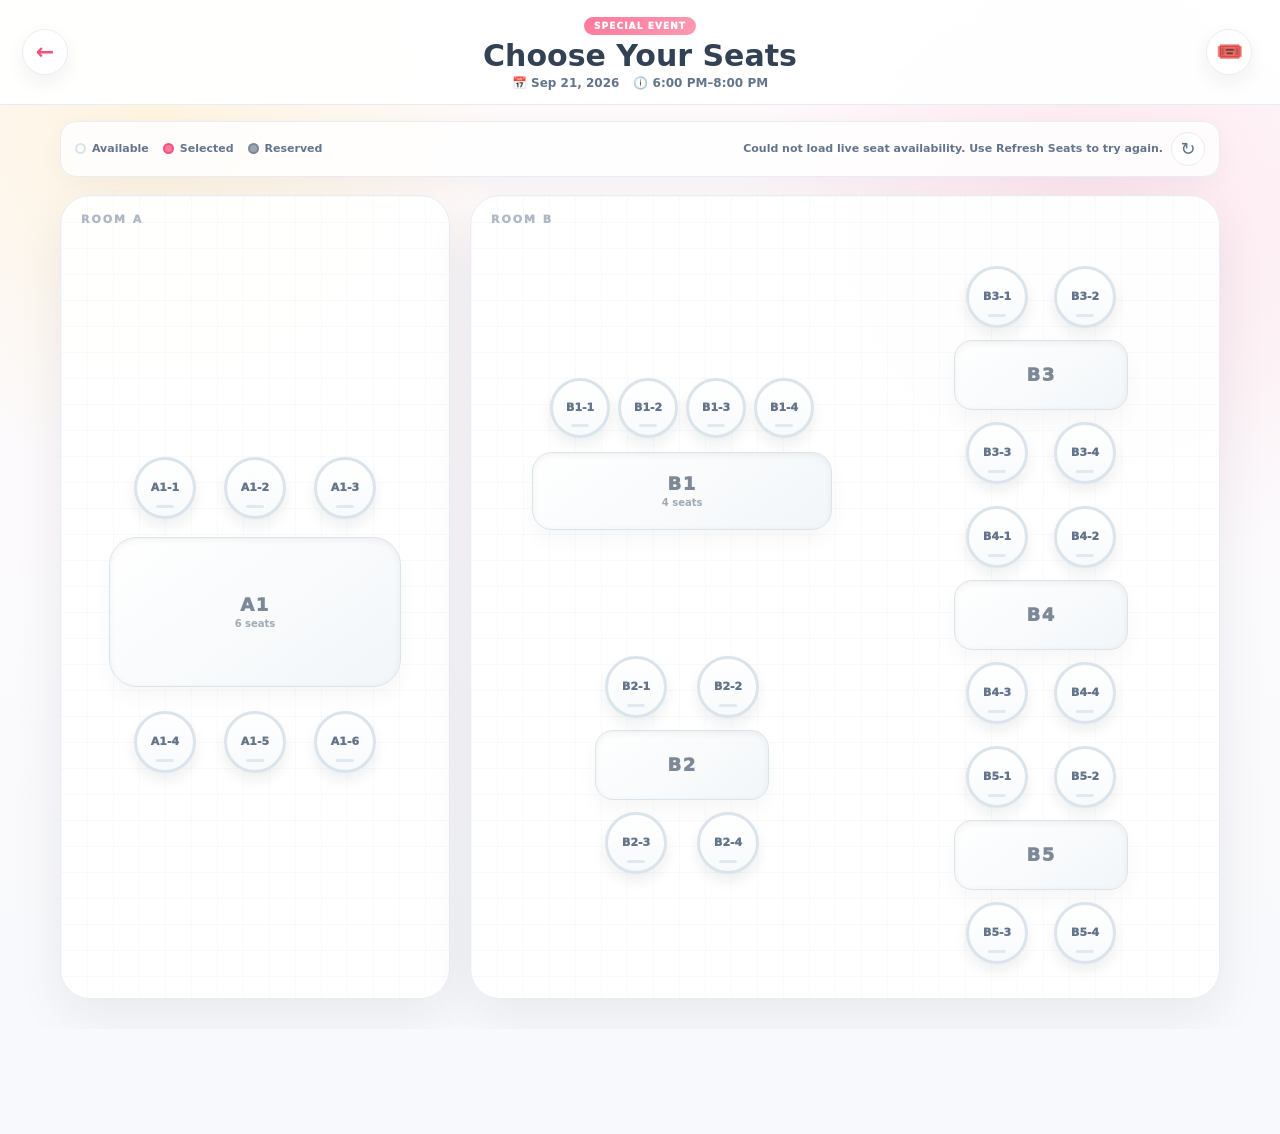
<file: seat_booking.html>
<!DOCTYPE html>
<html lang="en">
<head>
    <meta charset="UTF-8">
    <meta name="viewport" content="width=device-width, initial-scale=1.0, maximum-scale=1.0, user-scalable=no">
    <title>Beads Land | September 21 Seat Reservation</title>
    <link rel="stylesheet" href="seat_booking.css">
</head>
<body>
    <header class="visual-topbar">
        <a class="back-home" href="index.html" aria-label="Back to Beads Land">←</a>
        <div class="event-heading">
            <div class="event-badge">SPECIAL EVENT</div>
            <h1>Choose Your Seats</h1>
            <div class="event-meta">
                <span>📅 Sep 21, 2026</span>
                <span>🕕 6:00 PM–8:00 PM</span>
            </div>
        </div>
        <button class="icon-action" type="button" id="manageBtn" title="Manage Reservation" aria-label="Manage Reservation">🎟️</button>
    </header>

    <section class="seat-toolbar">
        <div class="legend" aria-label="Seat legend">
            <span><i class="legend-dot open-dot"></i>Available</span>
            <span><i class="legend-dot selected-dot"></i>Selected</span>
            <span><i class="legend-dot reserved-dot"></i>Reserved</span>
        </div>
        <div class="toolbar-right">
            <span id="availabilityStatus" class="availability-status">Loading seats…</span>
            <button class="refresh-icon" type="button" id="refreshSeatsBtn" title="Refresh seats" aria-label="Refresh seats">↻</button>
        </div>
    </section>

    <main class="floor-wrap">
        <div class="floor-plan">
            <section class="room-panel room-a-panel">
                <div class="room-title">ROOM A</div>
                <div class="room-inner room-a-inner">
                    <div class="table-zone a1-zone">
                        <div id="A1Top" class="seat-row seat-row-three"></div>
                        <div class="table-surface table-a1">
                            <span>A1</span>
                            <small>6 seats</small>
                        </div>
                        <div id="A1Bottom" class="seat-row seat-row-three"></div>
                    </div>
                </div>
            </section>

            <section class="room-panel room-b-panel">
                <div class="room-title">ROOM B</div>
                <div class="room-inner b-layout">
                    <div class="b-left-column">
                        <div class="table-zone b1-zone featured-zone">
                            <div id="B1Row" class="seat-row b1-four-connected"></div>
                            <div class="table-surface table-b1">
                                <span>B1</span>
                                <small>4 seats</small>
                            </div>
                        </div>

                        <div class="table-zone compact-zone">
                            <div id="B2Top" class="seat-row seat-row-two"></div>
                            <div class="table-surface table-small"><span>B2</span></div>
                            <div id="B2Bottom" class="seat-row seat-row-two"></div>
                        </div>
                    </div>

                    <div id="B3B5" class="b-right-column"></div>
                </div>
            </section>
        </div>
    </main>

    <div id="selectionDock" class="selection-dock hidden">
        <div class="dock-count">
            <strong id="selectedCount">0</strong>
            <span>seat(s) selected</span>
        </div>
        <div class="dock-actions">
            <button class="dock-clear" type="button" id="clearBtn">Clear</button>
            <button class="dock-reserve" type="button" id="reserveBtn">Reserve Seats →</button>
        </div>
    </div>

    <div id="bookingModal" class="modal hidden" role="dialog" aria-modal="true">
        <div class="modal-card booking-card">
            <button class="modal-x" type="button" data-close="bookingModal" aria-label="Close">×</button>
            <div class="modal-icon">✨</div>
            <h2>Confirm Your Seats</h2>
            <p class="modal-sub">Sep 21 · 6:00 PM–8:00 PM</p>
            <div class="visual-summary">
                <div><span class="summary-icon">💺</span><strong id="bookingSeats"></strong></div>
                <div><span class="summary-icon">👥</span><strong id="bookingGuests"></strong> guest(s)</div>
            </div>
            <label class="field-label" for="guestName">Name</label>
            <input id="guestName" class="field" autocomplete="name" maxlength="100" placeholder="Your name">
            <label class="field-label" for="guestEmail">Email</label>
            <input id="guestEmail" class="field" type="email" autocomplete="email" maxlength="255" placeholder="Email for confirmation">
            <div id="bookingError" class="error-box hidden"></div>
            <button id="confirmBookingBtn" class="modal-primary" type="button">Confirm Reservation</button>
        </div>
    </div>

    <div id="manageModal" class="modal hidden" role="dialog" aria-modal="true">
        <div class="modal-card">
            <button class="modal-x" type="button" data-close="manageModal" aria-label="Close">×</button>
            <div class="modal-icon">🎟️</div>
            <h2>Manage Reservation</h2>
            <p class="modal-sub">Use the email and reservation number from your confirmation.</p>
            <label class="field-label" for="manageEmail">Email</label>
            <input id="manageEmail" class="field" type="email" autocomplete="email" placeholder="your@email.com">
            <label class="field-label" for="manageCode">Reservation Number</label>
            <input id="manageCode" class="field code-input" autocomplete="off" placeholder="BL-921-XXXXXX">
            <div id="manageError" class="error-box hidden"></div>
            <button id="findBookingBtn" class="modal-dark" type="button">Find Reservation</button>
        </div>
    </div>

    <div id="detailModal" class="modal hidden" role="dialog" aria-modal="true">
        <div class="modal-card">
            <button class="modal-x" type="button" data-close="detailModal" aria-label="Close">×</button>
            <div class="modal-icon">📋</div>
            <h2>Reservation Details</h2>
            <div id="reservationDetail" class="detail-box"></div>
            <button id="withdrawBtn" class="modal-danger" type="button">Withdraw Reservation</button>
        </div>
    </div>

    <div id="noticeModal" class="modal hidden" role="dialog" aria-modal="true">
        <div class="modal-card notice-card">
            <button class="modal-x" type="button" data-close="noticeModal" aria-label="Close">×</button>
            <div id="noticeIcon" class="notice-icon">✓</div>
            <h2 id="noticeTitle"></h2>
            <div id="noticeBody" class="detail-box"></div>
            <button class="modal-dark" type="button" data-close="noticeModal">OK</button>
        </div>
    </div>

    <script src="seat_booking.js"></script>
</body>
</html>
</file>
<file: seat_booking.css>
:root {
    --pink: #ff789b;
    --pink-dark: #f4517d;
    --pink-soft: #fff0f5;
    --yellow: #ffd85a;
    --ink: #334155;
    --muted: #94a3b8;
    --line: #e8edf3;
    --open: #ffffff;
    --reserved: #9aa6b2;
    --room: rgba(255,255,255,.96);
}
* { box-sizing: border-box; }
html, body { margin: 0; min-height: 100%; }
body {
    font-family: system-ui, -apple-system, BlinkMacSystemFont, "Segoe UI", sans-serif;
    color: var(--ink);
    background:
        radial-gradient(circle at 12% 10%, rgba(255,216,90,.18), transparent 24%),
        radial-gradient(circle at 85% 20%, rgba(255,120,155,.16), transparent 25%),
        linear-gradient(180deg, #fffafc 0%, #f7f9fc 100%);
    padding-bottom: 105px;
}
button, input { font: inherit; }
button { cursor: pointer; }
.hidden { display: none !important; }

.visual-topbar {
    min-height: 90px;
    display: grid;
    grid-template-columns: 52px 1fr 52px;
    align-items: center;
    gap: 14px;
    padding: 14px 22px;
    background: rgba(255,255,255,.92);
    backdrop-filter: blur(14px);
    border-bottom: 1px solid rgba(226,232,240,.8);
    position: sticky;
    top: 0;
    z-index: 30;
}
.back-home, .icon-action {
    width: 46px;
    height: 46px;
    border-radius: 50%;
    display: grid;
    place-items: center;
    background: #fff;
    border: 1px solid var(--line);
    color: var(--pink-dark);
    text-decoration: none;
    font-size: 22px;
    font-weight: 900;
    box-shadow: 0 8px 20px rgba(15,23,42,.06);
}
.icon-action { border: 1px solid var(--line); }
.event-heading { text-align: center; }
.event-badge {
    display: inline-flex;
    background: linear-gradient(135deg, var(--pink), #ff9ab3);
    color: white;
    border-radius: 999px;
    padding: 4px 10px;
    font-size: 9px;
    font-weight: 1000;
    letter-spacing: .12em;
}
.event-heading h1 { margin: 5px 0 4px; font-size: clamp(21px, 3vw, 30px); line-height: 1.05; }
.event-meta { display: flex; justify-content: center; flex-wrap: wrap; gap: 14px; color: #64748b; font-size: 12px; font-weight: 800; }

.seat-toolbar {
    width: min(1160px, calc(100% - 28px));
    margin: 16px auto 0;
    display: flex;
    justify-content: space-between;
    align-items: center;
    gap: 12px;
    padding: 10px 14px;
    border-radius: 16px;
    background: rgba(255,255,255,.86);
    border: 1px solid var(--line);
    box-shadow: 0 8px 26px rgba(15,23,42,.04);
}
.legend { display: flex; flex-wrap: wrap; gap: 14px; font-size: 11px; font-weight: 800; color: #64748b; }
.legend span { display: inline-flex; align-items: center; gap: 6px; }
.legend-dot { width: 11px; height: 11px; border-radius: 50%; display: inline-block; border: 2px solid #dbe2ea; }
.open-dot { background: white; }
.selected-dot { background: var(--pink); border-color: var(--pink-dark); }
.reserved-dot { background: var(--reserved); border-color: #7c8792; }
.toolbar-right { display: flex; align-items: center; gap: 8px; }
.availability-status { color: #64748b; font-size: 11px; font-weight: 800; }
.refresh-icon { width: 34px; height: 34px; border-radius: 50%; border: 1px solid var(--line); background: white; color: #64748b; font-size: 18px; }

.floor-wrap { overflow-x: auto; padding: 18px 14px 30px; }
.floor-plan {
    min-width: 1040px;
    width: min(1160px, 100%);
    margin: 0 auto;
    display: grid;
    grid-template-columns: 390px 1fr;
    gap: 20px;
}
.room-panel {
    position: relative;
    min-height: 610px;
    background: var(--room);
    border: 1px solid var(--line);
    border-radius: 30px;
    box-shadow: 0 18px 50px rgba(15,23,42,.07);
    overflow: hidden;
}
.room-panel::before {
    content: "";
    position: absolute;
    inset: 0;
    pointer-events: none;
    background-image:
        linear-gradient(rgba(148,163,184,.055) 1px, transparent 1px),
        linear-gradient(90deg, rgba(148,163,184,.055) 1px, transparent 1px);
    background-size: 26px 26px;
}
.room-title {
    position: absolute;
    z-index: 2;
    left: 20px;
    top: 17px;
    font-size: 11px;
    font-weight: 1000;
    letter-spacing: .18em;
    color: #aeb8c5;
}
.room-inner { position: relative; z-index: 1; height: 100%; }
.room-a-inner { display: grid; place-items: center; padding: 70px 30px 34px; }
.table-zone { display: flex; flex-direction: column; align-items: center; position: relative; }
.seat-row { display: flex; align-items: center; justify-content: center; gap: 22px; }
.seat-row-three { gap: 28px; }

.seat {
    width: 62px;
    height: 62px;
    border-radius: 50%;
    border: 3px solid #dbe3eb;
    background: linear-gradient(180deg,#fff,#f7fafc);
    color: #64748b;
    display: grid;
    place-items: center;
    position: relative;
    font-size: 11px;
    font-weight: 1000;
    box-shadow: 0 7px 14px rgba(15,23,42,.07), inset 0 2px 2px rgba(255,255,255,.9);
    transition: transform .16s ease, box-shadow .16s ease, border-color .16s ease, background .16s ease;
}
.seat::after {
    content: "";
    position: absolute;
    bottom: 8px;
    width: 18px;
    height: 3px;
    border-radius: 999px;
    background: #e2e8f0;
}
.seat:not(:disabled):hover { transform: translateY(-4px) scale(1.03); border-color: #f9a8bc; box-shadow: 0 12px 22px rgba(255,120,155,.17); }
.seat.selected {
    background: linear-gradient(145deg, #ff94ae, var(--pink));
    border-color: var(--pink-dark);
    color: white;
    box-shadow: 0 0 0 6px rgba(255,120,155,.16), 0 12px 24px rgba(244,81,125,.22);
}
.seat.selected::after { content: "✓"; width: auto; height: auto; background: none; bottom: 4px; font-size: 13px; }
.seat.reserved {
    background: linear-gradient(145deg,#aeb8c3,#8794a0);
    border-color: #7b8792;
    color: white;
    cursor: not-allowed;
    opacity: .86;
}
.seat.reserved::after { content: "🔒"; width: auto; height: auto; background: none; bottom: 3px; font-size: 11px; filter: grayscale(1) brightness(2); }
.seat small { display: none; }

.table-surface {
    display: grid;
    place-items: center;
    align-content: center;
    color: #7d8996;
    background:
        linear-gradient(145deg, rgba(255,255,255,.97), rgba(242,246,249,.98));
    border: 1px solid #dbe3eb;
    box-shadow: inset 0 2px 7px rgba(15,23,42,.055), 0 10px 22px rgba(15,23,42,.035);
}
.table-surface span { font-size: 18px; font-weight: 1000; letter-spacing: .08em; }
.table-surface small { margin-top: 3px; font-size: 10px; font-weight: 800; color: #a0aab5; }
.table-a1 { width: 292px; height: 150px; margin: 18px 0 24px; border-radius: 28px; }
.b-layout { display: grid; grid-template-columns: 1.1fr .9fr; gap: 26px; padding: 70px 28px 34px; min-height: 610px; }
.b-left-column { display: flex; flex-direction: column; justify-content: space-evenly; gap: 32px; }
.b-right-column { display: flex; flex-direction: column; justify-content: space-between; gap: 22px; }
.featured-zone { padding-top: 22px; }
.featured-tag {
    position: absolute;
    top: -18px;
    right: 0;
    background: #fff3c2;
    color: #9a6700;
    border: 1px solid #ffe17e;
    border-radius: 999px;
    padding: 5px 9px;
    font-size: 8px;
    font-weight: 1000;
    letter-spacing: .08em;
}
.b1-four-connected { gap: 8px; }
.b1-four-connected .seat { width: 60px; height: 60px; }
.table-b1 { width: 300px; height: 78px; border-radius: 20px; margin-top: 14px; }
.compact-zone { margin-top: 4px; }
.seat-row-two { gap: 30px; }
.table-small { width: 174px; height: 70px; border-radius: 18px; margin: 12px 0; }
.b-right-column .table-zone { margin: 0; }
.b-right-column .seat-row { gap: 26px; }

.selection-dock {
    position: fixed;
    z-index: 40;
    left: 50%;
    bottom: 22px;
    transform: translateX(-50%);
    width: min(560px, calc(100% - 24px));
    display: flex;
    align-items: center;
    justify-content: space-between;
    gap: 14px;
    padding: 12px 13px 12px 18px;
    border-radius: 24px;
    background: rgba(31,41,55,.94);
    color: white;
    box-shadow: 0 20px 45px rgba(15,23,42,.27);
    backdrop-filter: blur(12px);
}
.dock-count { display: flex; align-items: baseline; gap: 7px; }
.dock-count strong { font-size: 27px; color: #ffdbe5; }
.dock-count span { font-size: 12px; font-weight: 800; opacity: .8; }
.dock-actions { display: flex; align-items: center; gap: 8px; }
.dock-clear { border: 0; background: transparent; color: #cbd5e1; font-weight: 900; padding: 10px; }
.dock-reserve { border: 0; border-radius: 16px; padding: 12px 17px; background: linear-gradient(135deg,var(--pink),var(--pink-dark)); color: white; font-weight: 1000; box-shadow: 0 8px 20px rgba(244,81,125,.3); }

.modal { position: fixed; inset: 0; z-index: 70; display: grid; place-items: center; padding: 18px; background: rgba(15,23,42,.62); backdrop-filter: blur(7px); }
.modal-card { position: relative; width: min(450px,100%); max-height: 90vh; overflow: auto; border-radius: 28px; background: white; padding: 28px; box-shadow: 0 30px 80px rgba(15,23,42,.3); }
.modal-x { position: absolute; right: 16px; top: 14px; width: 34px; height: 34px; border-radius: 50%; border: 0; background: #f8fafc; color: #94a3b8; font-size: 22px; }
.modal-icon { font-size: 37px; margin-bottom: 7px; }
.modal-card h2 { margin: 0; font-size: 25px; }
.modal-sub { margin: 5px 0 19px; color: #64748b; font-size: 13px; font-weight: 700; }
.visual-summary { display: grid; gap: 8px; background: var(--pink-soft); border: 1px solid #ffd6e1; padding: 13px 15px; border-radius: 16px; margin-bottom: 18px; color: #7f3650; font-size: 13px; }
.visual-summary div { display: flex; align-items: center; gap: 9px; }
.summary-icon { width: 22px; text-align: center; }
.field-label { display:block; margin:12px 0 6px; color:#64748b; font-size:10px; font-weight:1000; text-transform:uppercase; letter-spacing:.09em; }
.field { width:100%; border:2px solid var(--line); background:#f8fafc; border-radius:14px; padding:13px 14px; outline:none; color:#1e293b; font-weight:750; }
.field:focus { border-color:#f9a8bc; background:white; box-shadow:0 0 0 4px rgba(255,120,155,.09); }
.code-input { text-transform: uppercase; letter-spacing: .08em; }
.error-box { margin-top:13px; padding:11px 13px; border-radius:12px; background:#fef2f2; color:#b91c1c; border:1px solid #fecaca; font-size:12px; font-weight:800; }
.modal-primary,.modal-dark,.modal-danger { width:100%; margin-top:20px; border:0; border-radius:16px; padding:14px; color:white; font-weight:1000; }
.modal-primary { background:linear-gradient(135deg,var(--pink),var(--pink-dark)); }
.modal-dark { background:#1f2937; }
.modal-danger { background:#dc2626; }
.detail-box { margin-top:16px; padding:15px; border-radius:16px; background:#f8fafc; border:1px solid var(--line); font-size:13px; font-weight:750; line-height:1.85; }
.code-box { display:inline-block; margin-top:8px; padding:8px 11px; border-radius:11px; background:#fff1f5; color:#be123c; font-weight:1000; letter-spacing:.07em; }
.notice-card { text-align:center; }
.notice-icon { font-size:44px; }

@media (max-width: 720px) {
    body { padding-bottom: 112px; }
    .visual-topbar { grid-template-columns: 42px 1fr 42px; padding: 11px 12px; }
    .back-home,.icon-action { width:40px;height:40px;font-size:19px; }
    .event-meta { gap: 6px 12px; font-size: 10px; }
    .seat-toolbar { align-items:flex-start; flex-direction:column; margin-top:10px; }
    .toolbar-right { width:100%; justify-content:space-between; }
    .floor-wrap { padding-top: 12px; }
    .floor-plan { min-width: 980px; grid-template-columns: 360px 600px; }
    .room-panel { min-height: 570px; }
    .selection-dock { bottom:12px; }
    .dock-count strong { font-size:24px; }
    .dock-reserve { padding:11px 14px; }
}
</file>
